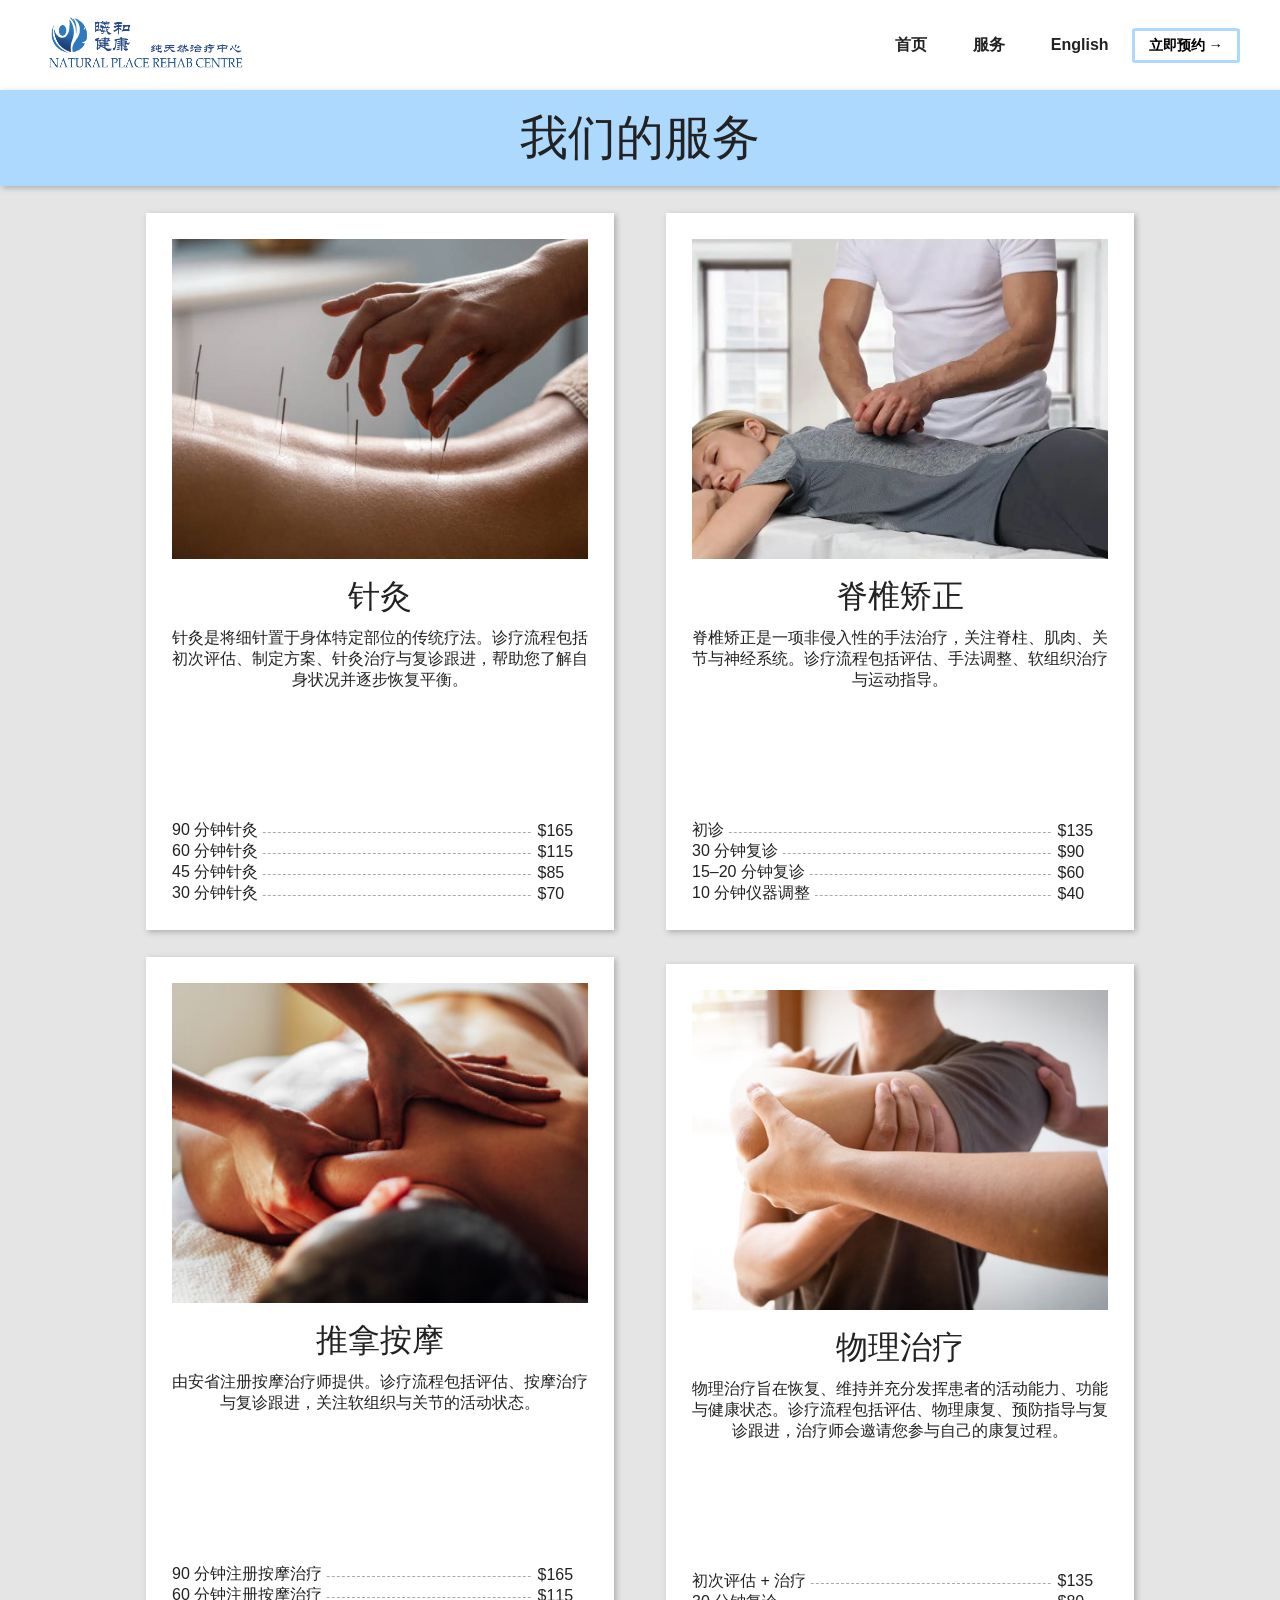
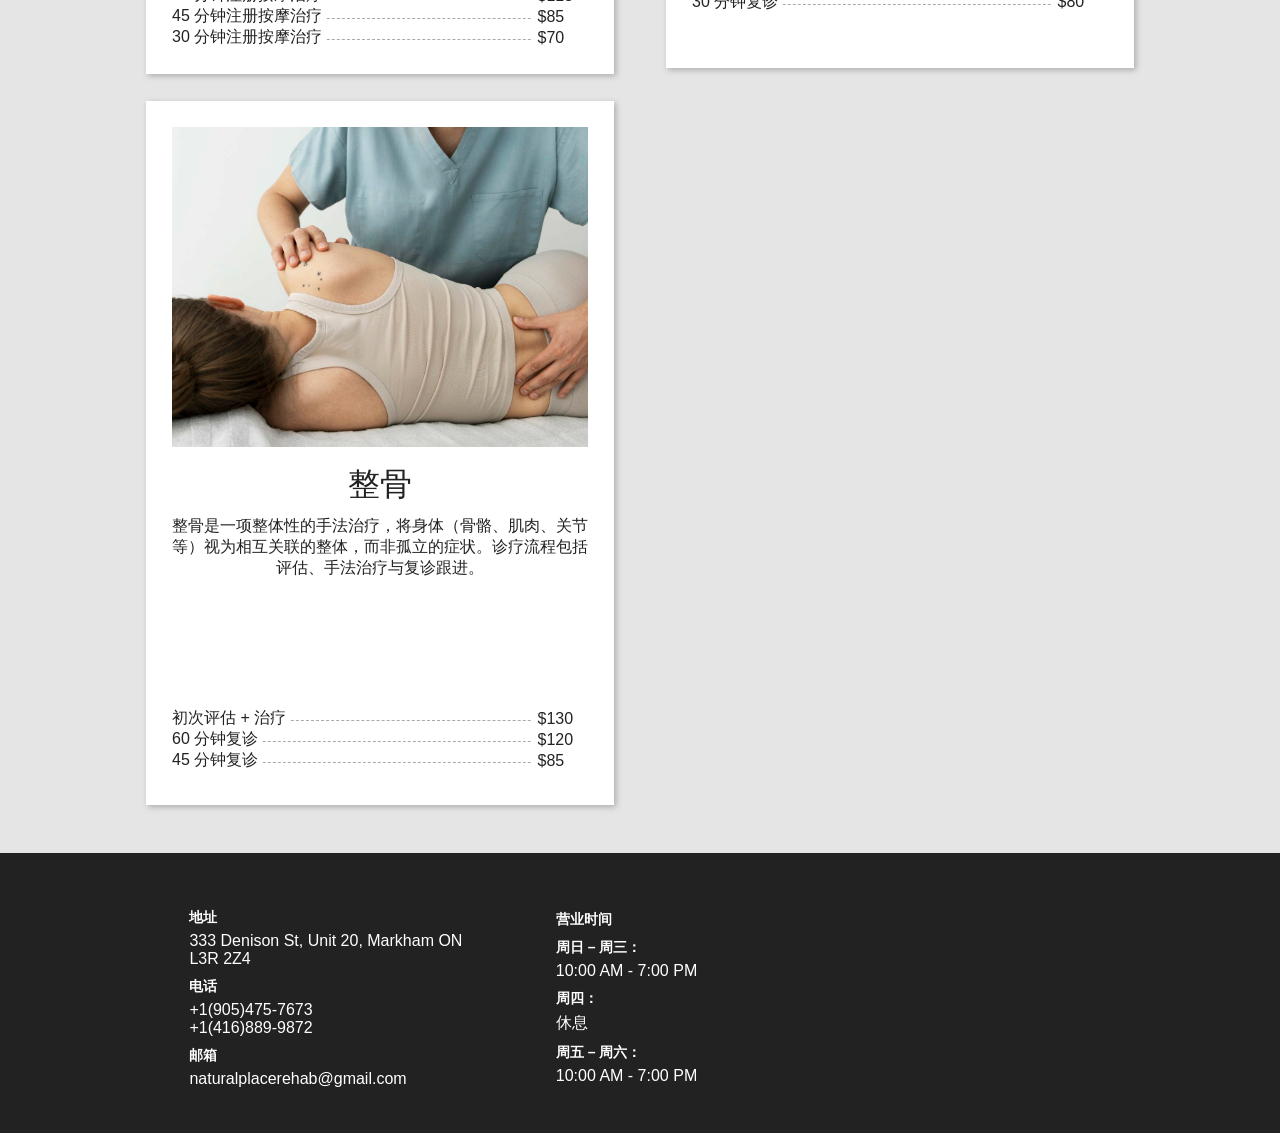
<file: services-zh.html>
<!DOCTYPE html>
<html lang="zh-CN">
    <head>
        <meta charset="UTF-8">
        <meta name="viewport" content="width=device-width, initial-scale=1.0">
        <title>曦和健康 Natural Place Rehab Centre</title>
        <link href="css/style.css" rel="stylesheet"/>
        <link href="css/services.css" rel="stylesheet"/>
    </head>
    <body>
        <div class="header">
            <picture>
                <source media="(max-width: 768px)" srcset="images/logosmall.png">
                <img class="logo" src="images/logo.png" alt="Logo">
            </picture>
            <div class="nav-right">
                <a class="nav-link" href="index-zh.html">首页</a>
                <a class="nav-link">服务</a>
                <a class="nav-link" href="services.html">English</a>
                <a class="header-book-button" href="https://naturalplacerehab.janeapp.com/">
                立即预约 →
                </a>
            </div>

        </div>
        <div class="service-header">
            <p class="service-header-title">我们的服务</p>
        </div>
        <div class="content-div">
            <div class="service-container">
                <div class="service-div">
                    <div class="image">
                        <img src="images/acupuncture.jpg" class="image">
                    </div>
                    <h2 class="service-title">针灸</h2>
                    <p class="service-text">针灸是将细针置于身体特定部位的传统疗法。诊疗流程包括初次评估、制定方案、针灸治疗与复诊跟进，帮助您了解自身状况并逐步恢复平衡。</p>
                                        <div class="price-row">
                        <div class="dash-div">
                            <span class="service">90 分钟针灸</span>
                        </div>
                        <span class="price">$165</span>
                    </div>
                    <div class="price-row">
                        <div class="dash-div">
                            <span class="service">60 分钟针灸</span>
                        </div>
                        <span class="price">$115</span>
                    </div>
                    <div class="price-row">
                        <div class="dash-div">
                            <span class="service">45 分钟针灸</span>
                        </div>
                        <span class="price">$85</span>
                    </div>
                    <div class="price-row">
                        <div class="dash-div">
                            <span class="service">30 分钟针灸</span>
                        </div>
                        <span class="price">$70</span>
                    </div>
                </div>
                <div class="service-div">
                    <div class="image">
                        <img src="images/what-is-holistic-pain-management.jpg.webp" class="image">
                    </div>
                    <h2 class="service-title">脊椎矫正</h2>
                    <p class="service-text">脊椎矫正是一项非侵入性的手法治疗，关注脊柱、肌肉、关节与神经系统。诊疗流程包括评估、手法调整、软组织治疗与运动指导。</p>
                    <div class="price-row">
                        <div class="dash-div">
                            <span class="service">初诊</span>
                        </div>
                        <span class="price">$135</span>
                    </div>
                    <div class="price-row">
                        <div class="dash-div">
                            <span class="service">30 分钟复诊</span>
                        </div>
                        <span class="price">$90</span>
                    </div>

                    <div class="price-row">
                        <div class="dash-div">
                            <span class="service">15–20 分钟复诊</span>
                        </div>
                        <span class="price">$60</span>
                    </div>

                    <div class="price-row">
                        <div class="dash-div">
                            <span class="service">10 分钟仪器调整</span>
                        </div>
                        <span class="price">$40</span>
                    </div>
                </div>
                <div class="service-div">
                    <div class="image">
                        <img src="images/massage.jpg" class="image">
                    </div>
                    <h2 class="service-title">推拿按摩</h2>
                    <p class="service-text">由安省注册按摩治疗师提供。诊疗流程包括评估、按摩治疗与复诊跟进，关注软组织与关节的活动状态。</p>
                     <div class="price-row">
                        <div class="dash-div">
                            <span class="service">90 分钟注册按摩治疗</span>
                        </div>
                        <span class="price">$165</span>
                    </div>
                    <div class="price-row">
                        <div class="dash-div">
                            <span class="service">60 分钟注册按摩治疗</span>
                        </div>
                        <span class="price">$115</span>
                    </div>
                    <div class="price-row">
                        <div class="dash-div">
                            <span class="service">45 分钟注册按摩治疗</span>
                        </div>
                        <span class="price">$85</span>
                    </div>
                    <div class="price-row">
                        <div class="dash-div">
                            <span class="service">30 分钟注册按摩治疗</span>
                        </div>
                        <span class="price">$70</span>
                    </div>
                </div>
                <div class="service-div">
                    <div class="image">
                        <img src="images/physio.jpg" class="image">
                    </div>
                    <h2 class="service-title">物理治疗</h2>
                    <p class="service-text">物理治疗旨在恢复、维持并充分发挥患者的活动能力、功能与健康状态。诊疗流程包括评估、物理康复、预防指导与复诊跟进，治疗师会邀请您参与自己的康复过程。</p>
                    <div class="price-row">
                        <div class="dash-div">
                            <span class="service">初次评估 + 治疗</span>
                        </div>
                        <span class="price">$135</span>
                    </div>
                    <div class="price-row">
                        <div class="dash-div">
                            <span class="service">30 分钟复诊</span>
                        </div>
                        <span class="price">$80</span>
                    </div>
                </div>
                <div class="service-div">
                    <div class="image">
                        <img src="images/osteopath -2.png" class="image">
                    </div>
                    <h2 class="service-title">整骨</h2>
                    <p class="service-text">整骨是一项整体性的手法治疗，将身体（骨骼、肌肉、关节等）视为相互关联的整体，而非孤立的症状。诊疗流程包括评估、手法治疗与复诊跟进。</p>
                    <div class="price-row">
                        <div class="dash-div">
                            <span class="service">初次评估 + 治疗</span>
                        </div>
                        <span class="price">$130</span>
                    </div>
                    <div class="price-row">
                        <div class="dash-div">
                            <span class="service">60 分钟复诊</span>
                        </div>
                        <span class="price">$120</span>
                    </div>
                    <div class="price-row">
                        <div class="dash-div">
                            <span class="service">45 分钟复诊</span>
                        </div>
                        <span class="price">$85</span>
                    </div>
                </div>
            </div>
        </div>
        <div class="footer">
            <div class="info">
                <h6>地址</h6>
                <p>333 Denison St, Unit 20, Markham ON</p>
                <p>L3R 2Z4</p>
                <h6>电话</h6>
                <p>+1(905)475-7673</p>
                <p>+1(416)889-9872</p>
                <h6>邮箱</h6>
                <p>naturalplacerehab@gmail.com</p>
            </div>
            <div class="info">
                <h6>营业时间</h6>
                <dl class="hours-list">
                  <div class="hours-row">
                    <h6>周日 – 周三：</h6>
                    <p>10:00 AM - 7:00 PM</p>
                  </div>
                  <div class="hours-row">
                    <h6>周四：</h6>
                    <dd>休息</dd>
                  </div>
                  <div class="hours-row">
                    <h6>周五 – 周六：</h6>
                    <p>10:00 AM - 7:00 PM</p>
                  </div>

                </dl>
              </div>
              <iframe
                width="300"
                height="200"
                class="info"
                style="border:0; border-radius: 8px;"
                loading="lazy"
                allowfullscreen
                referrerpolicy="no-referrer-when-downgrade"
                src="https://www.google.com/maps/embed/v1/place?key=AIzaSyDj7p7RHP4UYiHdQaA5GYogHrmQGxsskeI
                &q=333+Denison+St+Unit+20+Markham+ON">
            </iframe>
        </div>
    </body>
    <script>
        document.querySelector(".header-book-button")
  .addEventListener("click", () => {
    window.location.href = "/book";
  });
    </script>
</html>
</file>
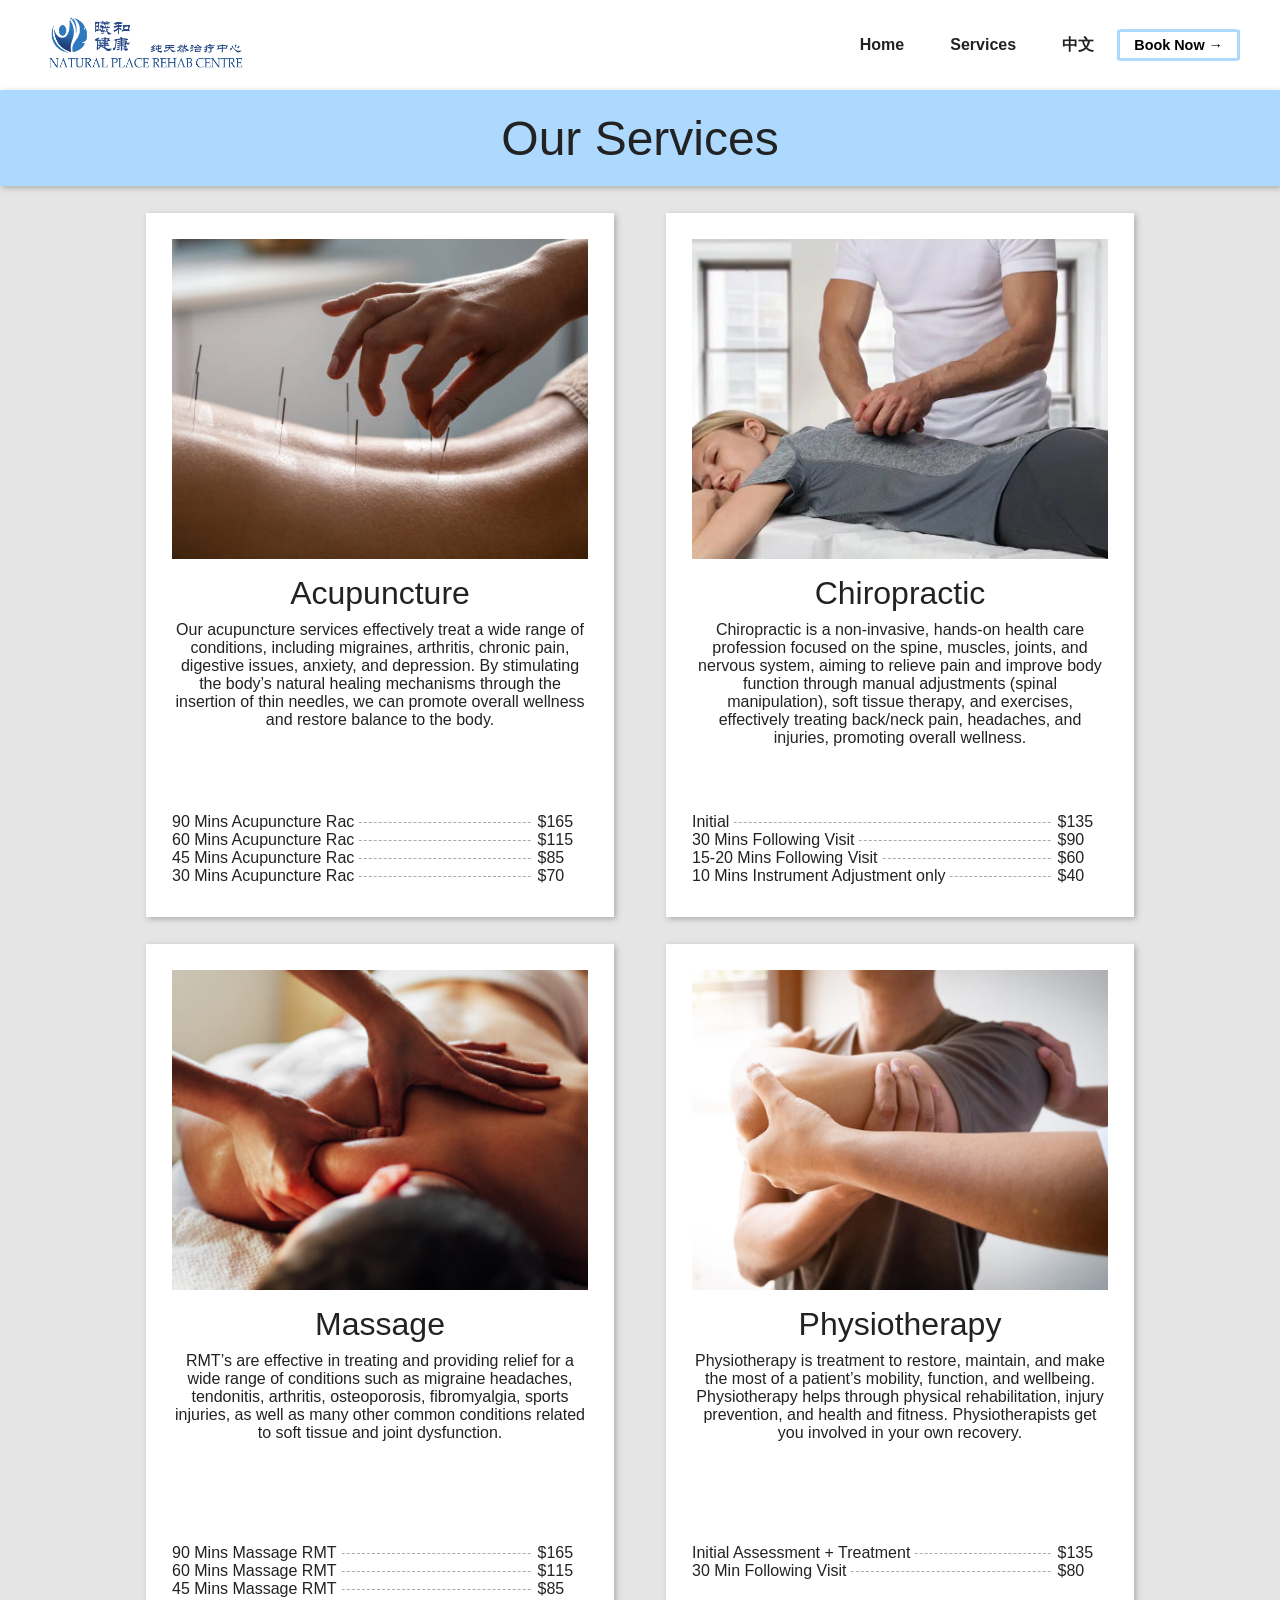
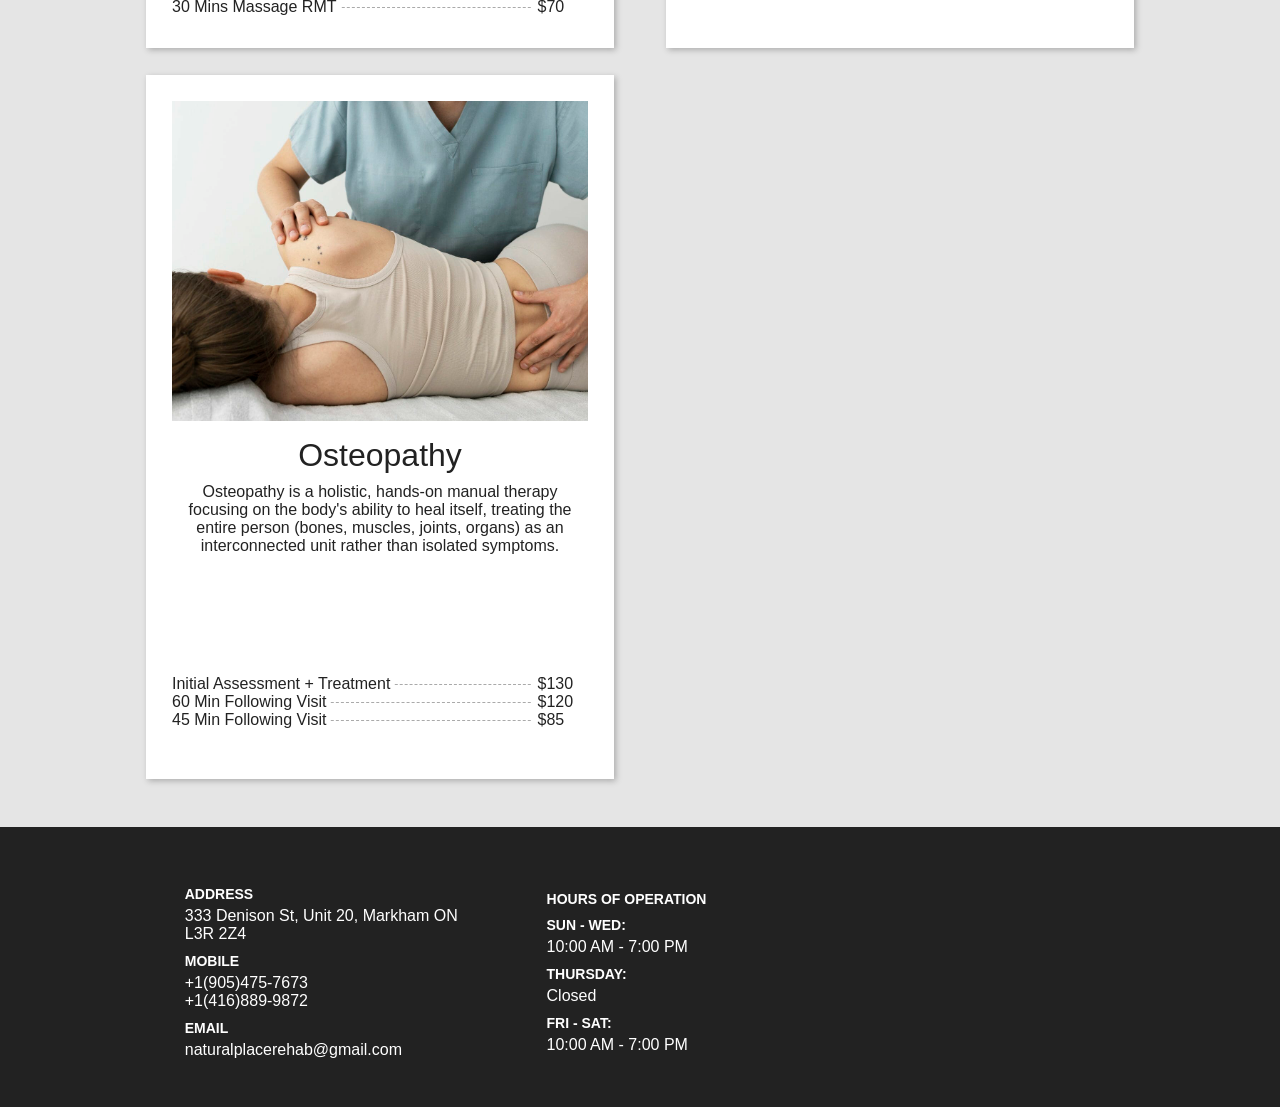
<file: services.html>
<!DOCTYPE html>
<html>
    <head>
        <meta charset="UTF-8">
        <meta name="viewport" content="width=device-width, initial-scale=1.0">
        <title>Natural Place Rehab Centre</title>
        <link href="css/style.css" rel="stylesheet"/>
        <link href="css/services.css" rel="stylesheet"/>
    </head>
    <body>
        <div class="header">
            <picture>
                <source media="(max-width: 768px)" srcset="images/logosmall.png">
                <img class="logo" src="images/logo.png" alt="Logo">
            </picture>
            <div class="nav-right">
                <a class="nav-link" href="index.html">Home</a>
                <a class="nav-link">Services</a>
                <a class="nav-link" href="services-zh.html">中文</a>
                <a class="header-book-button" href="https://naturalplacerehab.janeapp.com/">
                Book<span class="desktop-text"> Now </span>→
                </a>
            </div>

        </div>
        <div class="service-header">
            <p class="service-header-title">Our Services</p>
        </div>
        <div class="content-div">
            <div class="service-container">
                <div class="service-div">  
                    <div class="image">
                        <img src="images/acupuncture.jpg" class="image">
                    </div> 
                    <h2 class="service-title">Acupuncture</h2>
                    <p class="service-text">Our acupuncture services effectively treat a wide range of conditions, including migraines, arthritis, chronic pain, digestive issues, anxiety, and depression. By stimulating the body’s natural healing mechanisms through the insertion of thin needles, we can promote overall wellness and restore balance to the body.</p>
                                        <div class="price-row">
                        <div class="dash-div">
                            <span class="service">90 Mins Acupuncture Rac</span>
                        </div>
                        <span class="price">$165</span>
                    </div>
                    <div class="price-row">
                        <div class="dash-div">
                            <span class="service">60 Mins Acupuncture Rac</span>
                        </div>
                        <span class="price">$115</span>
                    </div>
                    <div class="price-row">
                        <div class="dash-div">
                            <span class="service">45 Mins Acupuncture Rac</span>
                        </div>
                        <span class="price">$85</span>
                    </div>
                    <div class="price-row">
                        <div class="dash-div">
                            <span class="service">30 Mins Acupuncture Rac</span>
                        </div>
                        <span class="price">$70</span>
                    </div>
                </div>
                <div class="service-div">
                    <div class="image">
                        <img src="images/what-is-holistic-pain-management.jpg.webp" class="image">
                    </div> 
                    <h2 class="service-title">Chiropractic</h2>
                    <p class="service-text">Chiropractic is a non-invasive, hands-on health care profession focused on the spine, muscles, joints, and nervous system, aiming to relieve pain and improve body function through manual adjustments (spinal manipulation), soft tissue therapy, and exercises, effectively treating back/neck pain, headaches, and injuries, promoting overall wellness.</p>
                    <div class="price-row">
                        <div class="dash-div">
                            <span class="service">Initial</span>
                        </div>
                        <span class="price">$135</span>
                    </div>
                    <div class="price-row">
                        <div class="dash-div">
                            <span class="service">30 Mins Following Visit</span>
                        </div>
                        <span class="price">$90</span>
                    </div>
    
                    <div class="price-row">
                        <div class="dash-div">
                            <span class="service">15-20 Mins Following Visit</span>
                        </div>
                        <span class="price">$60</span>
                    </div>
    
                    <div class="price-row">
                        <div class="dash-div">
                            <span class="service">10 Mins Instrument Adjustment only</span>
                        </div>
                        <span class="price">$40</span>
                    </div>
                </div>
                <div class="service-div">
                    <div class="image">
                        <img src="images/massage.jpg" class="image">
                    </div> 
                    <h2 class="service-title">Massage</h2>
                    <p class="service-text">RMT’s are effective in treating and providing relief for a wide range of conditions such
                        as migraine headaches, tendonitis, arthritis, osteoporosis, fibromyalgia, sports injuries,
                        as well as many other common conditions related to soft tissue and joint dysfunction.</p>
                     <div class="price-row">
                        <div class="dash-div">
                            <span class="service">90 Mins Massage RMT</span>
                        </div>
                        <span class="price">$165</span>
                    </div>
                    <div class="price-row">
                        <div class="dash-div">
                            <span class="service">60 Mins Massage RMT</span>
                        </div>
                        <span class="price">$115</span>
                    </div>
                    <div class="price-row">
                        <div class="dash-div">
                            <span class="service">45 Mins Massage RMT</span>
                        </div>
                        <span class="price">$85</span>
                    </div>
                    <div class="price-row">
                        <div class="dash-div">
                            <span class="service">30 Mins Massage RMT</span>
                        </div>
                        <span class="price">$70</span>
                    </div>
                </div>
                <div class="service-div">
                    <div class="image">
                        <img src="images/physio.jpg" class="image">
                    </div> 
                    <h2 class="service-title">Physiotherapy</h2>
                    <p class="service-text">Physiotherapy is treatment to restore, maintain, and make the most of a patient’s mobility, function, and wellbeing. Physiotherapy helps through physical rehabilitation, injury prevention, and health and fitness. Physiotherapists get you involved in your own recovery.</p>
                    <div class="price-row">
                        <div class="dash-div">
                            <span class="service">Initial Assessment + Treatment</span>
                        </div>
                        <span class="price">$135</span>
                    </div>
                    <div class="price-row">
                        <div class="dash-div">
                            <span class="service">30 Min Following Visit</span>
                        </div>
                        <span class="price">$80</span>
                    </div>
                </div>
                <div class="service-div">
                    <div class="image">
                        <img src="images/osteopath -2.png" class="image">
                    </div> 
                    <h2 class="service-title">Osteopathy</h2>
                    <p class="service-text">Osteopathy is a holistic, hands-on manual therapy focusing on the body's ability to heal itself, treating the entire person (bones, muscles, joints, organs) as an interconnected unit rather than isolated symptoms.</p>
                    <div class="price-row">
                        <div class="dash-div">
                            <span class="service">Initial Assessment + Treatment</span>
                        </div>
                        <span class="price">$130</span>
                    </div>
                    <div class="price-row">
                        <div class="dash-div">
                            <span class="service">60 Min Following Visit</span>
                        </div>
                        <span class="price">$120</span>
                    </div>
                    <div class="price-row">
                        <div class="dash-div">
                            <span class="service">45 Min Following Visit</span>
                        </div>
                        <span class="price">$85</span>
                    </div>
                </div>
            </div>
        </div>
        <div class="footer">
            <div class="info">
                <h6>Address</h6>
                <p>333 Denison St, Unit 20, Markham ON</p>
                <p>L3R 2Z4</p>
                <h6>Mobile</h6>
                <p>+1(905)475-7673</p>
                <p>+1(416)889-9872</p>
                <h6>Email</h6>
                <p>naturalplacerehab@gmail.com</p>
            </div>
            <div class="info">
                <h6>Hours of Operation</h6>
                <dl class="hours-list">
                  <div class="hours-row">
                    <h6>Sun - Wed:</h6>
                    <p>10:00 AM - 7:00 PM</p>
                  </div>
                  <div class="hours-row">
                    <h6>Thursday:</h6>
                    <dd>Closed</dd>
                  </div>
                  <div class="hours-row">
                    <h6>Fri - Sat:</h6>
                    <p>10:00 AM - 7:00 PM</p>
                  </div>

                </dl>
              </div>
              <iframe 
                width="300" 
                height="200" 
                class="info"
                style="border:0; border-radius: 8px;" 
                loading="lazy" 
                allowfullscreen 
                referrerpolicy="no-referrer-when-downgrade"
                src="https://www.google.com/maps/embed/v1/place?key=AIzaSyDj7p7RHP4UYiHdQaA5GYogHrmQGxsskeI
                &q=333+Denison+St+Unit+20+Markham+ON">
            </iframe>
        </div>
    </body>
    <script>
        document.querySelector(".header-book-button")
  .addEventListener("click", () => {
    window.location.href = "/book";
  });
    </script>
</html>
</file>
<file: css/style.css>
/* Reset / base */
* {
    margin: 0;
    padding: 0;
    box-sizing: border-box;
    --blue : #AED9FF;
    --dropshadow : drop-shadow(gray 2px 2px 2px);
}

html, body {
    font-family: Arial, Helvetica, sans-serif;
    font-weight: lighter;
    color: #222;
}

/* Header */
.header {
    height: 10vh;
    display: flex;
    align-items: center;
    justify-content: space-between;
    padding: 0 40px;
    background-color: white;
}

.nav-right {
    display: flex;
    justify-content: flex-end;
    align-items: center;
}

.nav-link {
    font-size: 1rem;
    color: #222222;
    font-weight: 600;
    margin-right: 1.8vw;
    margin-left: 1.8vw;
    text-decoration: none;
}

.nav-link:hover {
    text-decoration: underline;
}

.logo {
    max-height: 8vh;
    display: block;
}

.header picture {
    display: flex;
    align-items: center;
}


.header-book-button {
    display: inline-flex;
    align-items: center;
    gap: 0.25rem;
    white-space: nowrap;
    font-size: 0.9rem;
    font-weight: 600;
    text-decoration: none;
    padding: 5px 14px;
    background-color: white;
    color: black;
    border: var(--blue) solid;
    border-radius: 5%;
    cursor: pointer;
    z-index: 99;
}

@media (max-width: 768px) {
    .desktop-text {
        display: none;
    }
}

.header-book:hover {
    background-color: var(--blue);
}

/* Footer */
.footer {
    background-color: #222;
    color: #fff;
    padding: 40px 10%;
    display: grid;
    grid-template-columns: 1fr;
}

.info {
    margin-top: 2rem;
}

@media(min-width: 768px) {
    .footer {
        background-color: #222;
        color: #fff;
        padding: 40px 10%;
        display: flex;
        justify-content: space-evenly;
        flex-direction:row;
        align-items: center;
        gap: 2rem;
    }

    .info {
        margin-top: 0rem;
    }
}

.footer h6 {
    margin-top: 10px;
    margin-bottom: 5px;
    font-size: 14px;
    text-transform: uppercase;
}

.footer p {
    font-size: 1rem;
}

gmp-map {
    height: 13rem;
    width: 18rem;
}
</file>
<file: css/services.css>
div.service-div {
    min-height: 33rem;
    width: 90%;
    box-shadow: 2px 2px 6px rgba(0, 0, 0, 0.25);
    margin-top: 3vh;
    margin-right: 2vw;
    margin-left:2vw;
    background-color: white;
    padding: 5%;
}

div.image {
    height: 20rem;

}

img.image {
    height: 20rem;
    width: 100%;
    object-fit: cover;
}

@media (min-width: 1000px) {
    div.service-div {
        min-height: 44rem;
        width: 90%;
        box-shadow: 2px 2px 6px rgba(0, 0, 0, 0.25);
        margin-top: 3vh;
        background-color: white;
        padding: 5%;
    }
}

.service-title {
    font-size: 2rem;
    filter: none;
    margin-top: 1rem;
    margin-bottom: 1vh;
    text-align: center;
    font-weight: normal;
}

p.service-text {
    font-size: 1rem;
    text-align: center;
    padding-bottom: 1rem;
}

p.service {
    font-size: 1rem;
}

p.price {
    font-size: 1rem;
}

.service-container {
    display: grid;
    /* Default: 1 column for mobile (1fr fills the width) */
    grid-template-columns: 1fr;
    place-items: center;
    padding-left: 2rem;
    padding-right: 2rem;
}

@media (min-width: 1000px) {
    .service-container {
      /* Change to 2 equal columns */
      padding-left: 7.5rem;
      padding-right: 7.5rem;
      grid-template-columns: 1fr 1fr; 
    }

    p.service-text {
        font-size: 1rem;
        text-align: center;
        padding-bottom: 1rem;
        height: 12rem;
    }
}
  
  /* For screens wider than 768px (tablets/desktops) */
  @media (min-width: 1550px) {
    .service-container {
      /* Change to 2 equal columns */
      padding-left: 20rem;
      padding-right: 20rem;
      grid-template-columns: 1fr 1fr 1fr; 
    }

    
    p.service-text {
        font-size: 1rem;
        text-align: center;
        padding-bottom: 1rem;
        height: 12rem;
    }
  }

.price-row {
    display: grid;
    grid-template-columns: 7fr 1fr;
    align-items: center;
    gap: 0.75rem;
}

.dash-div{
    display: flex;
}

.dash-div::after{
    content:"";
    flex-grow: 1;
    border-bottom: 1px dashed #aaa;
    transform: translateY(-.5em) translateX(.3em);
}

.content-div {
    background-color: rgba(0,0,0,0.10);
    padding-bottom: 3rem;
}

.hidden {
    display: none;
}

.service-header {
    height: 6rem;
    width: 100%;
    background-color: var(--blue);
    box-shadow: 2px 2px 6px rgba(0, 0, 0, 0.25);
    align-items: center;
    justify-content: center;
    display: flex;
}

.service-header-title {
    font-size: 3rem;
    font-style: normal;
}
</file>
